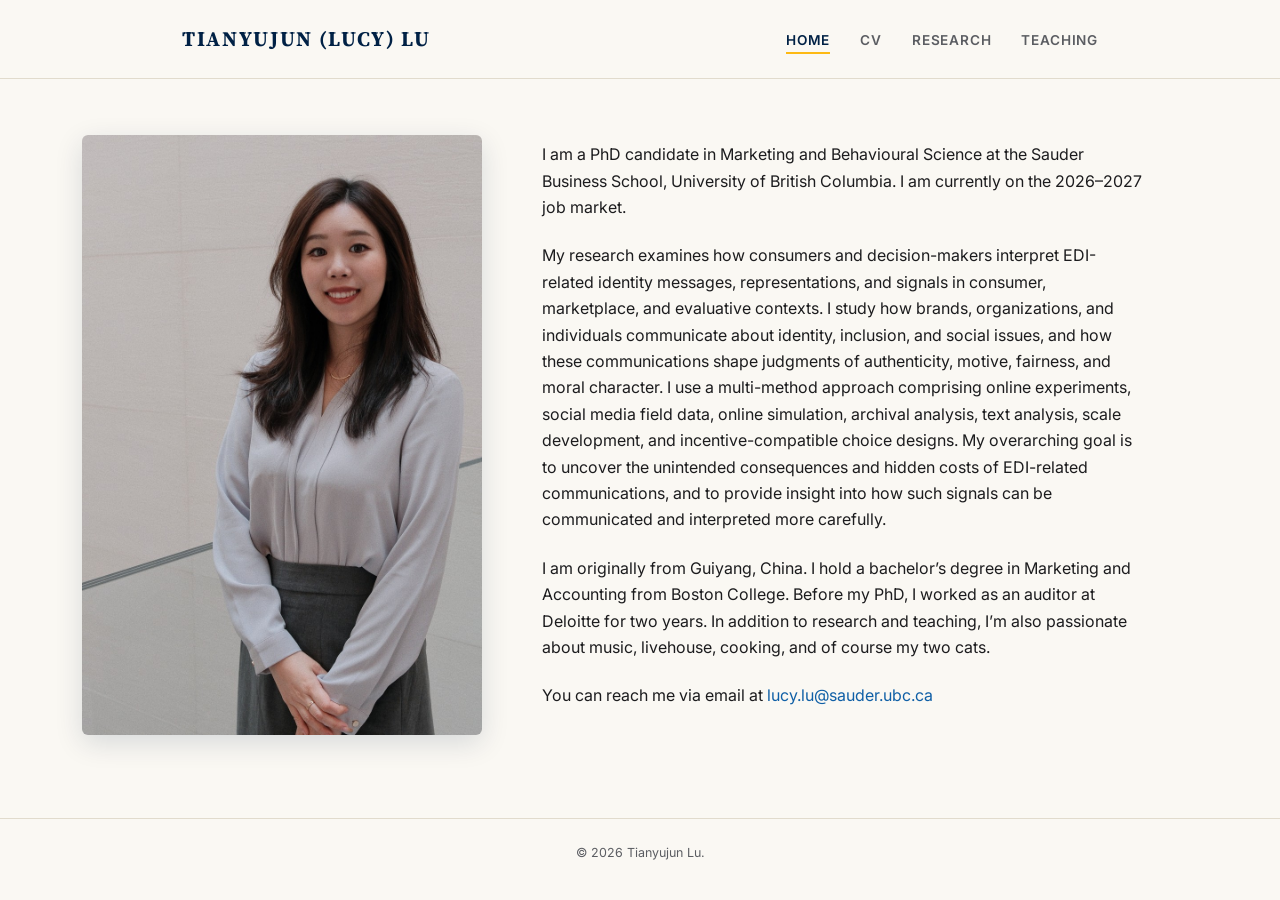
<file: index.html>
<!DOCTYPE html>
<html lang="en">
<head>
<meta charset="UTF-8">
<meta name="viewport" content="width=device-width, initial-scale=1.0">
<title>Tianyujun (Lucy) Lu — PhD Candidate, UBC Sauder School of Business</title>
<meta name="description" content="Tianyujun (Lucy) Lu, PhD Candidate in Marketing and Behavioural Science, University of British Columbia.">
<link rel="icon" type="image/png" sizes="32x32" href="favicon-32.png">
<link rel="icon" type="image/png" sizes="16x16" href="favicon-16.png">
<link rel="apple-touch-icon" href="apple-touch-icon.png">
<meta property="og:type" content="website">
<meta property="og:title" content="Tianyujun (Lucy) Lu — PhD Candidate, UBC Sauder School of Business">
<meta property="og:description" content="Tianyujun (Lucy) Lu, PhD Candidate in Marketing and Behavioural Science, University of British Columbia.">
<meta property="og:url" content="https://tianyujunlu.com/">
<meta property="og:image" content="https://tianyujunlu.com/headshot_editorial.jpg">
<meta name="twitter:card" content="summary_large_image">
<link rel="preconnect" href="https://fonts.googleapis.com">
<link rel="preconnect" href="https://fonts.gstatic.com" crossorigin>
<link href="https://fonts.googleapis.com/css2?family=Source+Serif+4:opsz,wght@8..60,400;8..60,500;8..60,600;8..60,700&family=Inter:wght@400;500;600;700&display=swap" rel="stylesheet">
<link rel="stylesheet" href="style.css">
<style>
  main.home{
    flex:1;
    display:flex;
    align-items:flex-start;
    max-width:1180px;
    margin:0 auto;
    padding:56px 32px 80px;
    width:100%;
    gap:60px;
  }
  .home-photo{
    flex:0 0 400px;
    width:400px;
  }
  .home-photo img{
    width:100%;
    height:auto;
    display:block;
    border-radius:6px;
    box-shadow:0 8px 28px rgba(0,33,69,0.14);
  }
  .home-text{ flex:1 1 480px; min-width:0; padding-top:6px; }
  .home-text p{
    font-size:1rem;
    margin:0 0 22px;
    color:var(--ink);
    max-width:60ch;
  }

  @media (max-width:860px){
    main.home{
      flex-direction:column;
      align-items:flex-start;
      padding:40px 24px 64px;
      gap:32px;
    }
    .home-photo{ width:100%; max-width:340px; flex-basis:auto; }
  }
</style>
</head>
<body>

<nav class="nav">
  <div class="nav-inner">
    <span class="nav-name">Tianyujun (Lucy) Lu</span>
    <ul class="nav-links">
      <li><a href="index.html" class="active">Home</a></li>
      <li><a href="cv.html">CV</a></li>
      <li><a href="research.html">Research</a></li>
      <li><a href="teaching.html">Teaching</a></li>
    </ul>
  </div>
</nav>

<main class="home">
  <div class="home-photo">
    <img src="headshot_editorial.jpg" alt="Portrait of Tianyujun (Lucy) Lu">
  </div>
  <div class="home-text">
    <p>I am a PhD candidate in Marketing and Behavioural Science at the Sauder Business School, University of British Columbia. I am currently on the 2026&ndash;2027 job market.</p>

    <p>My research examines how consumers and decision-makers interpret EDI-related identity messages, representations, and signals in consumer, marketplace, and evaluative contexts. I study how brands, organizations, and individuals communicate about identity, inclusion, and social issues, and how these communications shape judgments of authenticity, motive, fairness, and moral character. I use a multi-method approach comprising online experiments, social media field data, online simulation, archival analysis, text analysis, scale development, and incentive-compatible choice designs. My overarching goal is to uncover the unintended consequences and hidden costs of EDI-related communications, and to provide insight into how such signals can be communicated and interpreted more carefully.</p>

    <p>I am originally from Guiyang, China. I hold a bachelor&rsquo;s degree in Marketing and Accounting from Boston College. Before my PhD, I worked as an auditor at Deloitte for two years. In addition to research and teaching, I&rsquo;m also passionate about music, livehouse, cooking, and of course my two cats.</p>

    <p class="contact-line">You can reach me via email at <a href="mailto:lucy.lu@sauder.ubc.ca">lucy.lu@sauder.ubc.ca</a></p>
  </div>
</main>

<footer>&copy; 2026 Tianyujun Lu.</footer>

</body>
</html>
</file>
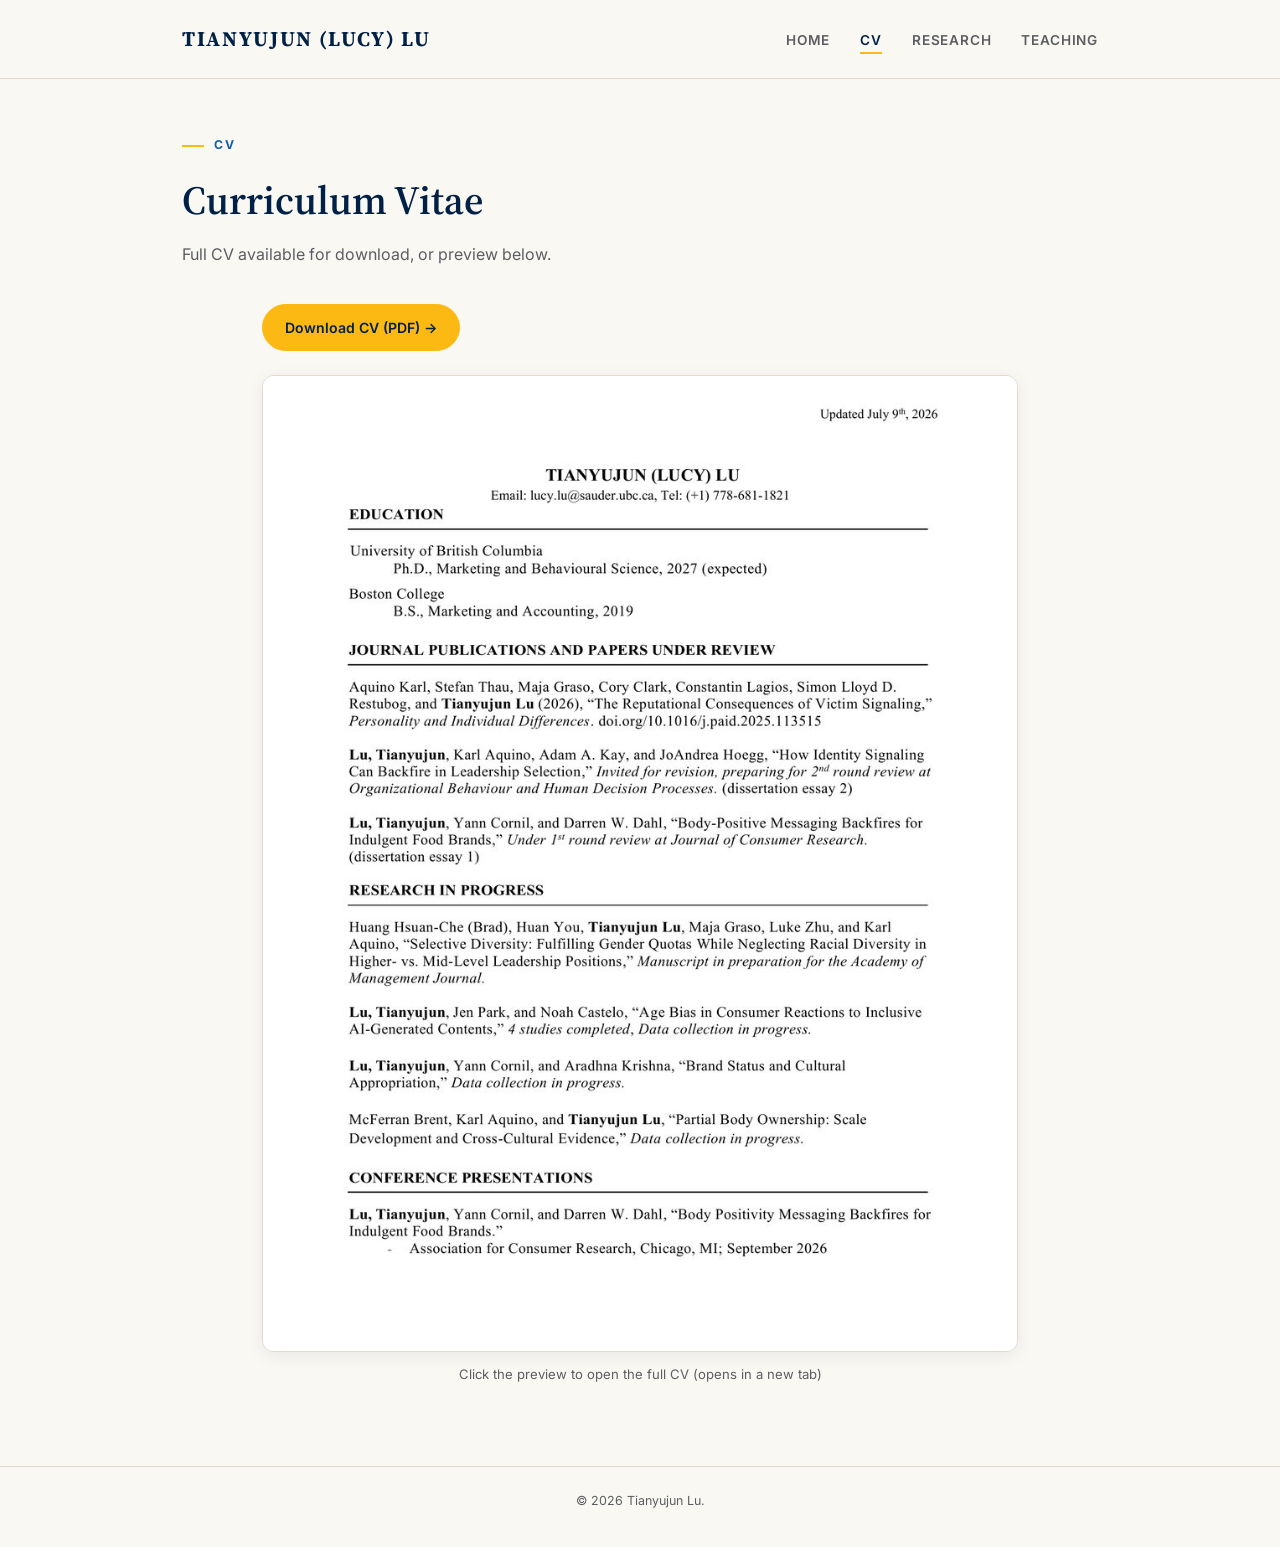
<file: cv.html>
<!DOCTYPE html>
<html lang="en">
<head>
<meta charset="UTF-8">
<meta name="viewport" content="width=device-width, initial-scale=1.0">
<title>CV — Tianyujun (Lucy) Lu</title>
<meta name="description" content="Curriculum vitae of Tianyujun (Lucy) Lu, PhD Candidate in Marketing and Behavioural Science, University of British Columbia.">
<link rel="icon" type="image/png" sizes="32x32" href="favicon-32.png">
<link rel="icon" type="image/png" sizes="16x16" href="favicon-16.png">
<link rel="apple-touch-icon" href="apple-touch-icon.png">
<meta property="og:type" content="website">
<meta property="og:title" content="CV — Tianyujun (Lucy) Lu">
<meta property="og:description" content="Curriculum vitae of Tianyujun (Lucy) Lu, PhD Candidate in Marketing and Behavioural Science, University of British Columbia.">
<meta property="og:url" content="https://tianyujunlu.com/cv.html">
<meta property="og:image" content="https://tianyujunlu.com/headshot_editorial.jpg">
<meta name="twitter:card" content="summary_large_image">
<link rel="preconnect" href="https://fonts.googleapis.com">
<link rel="preconnect" href="https://fonts.gstatic.com" crossorigin>
<link href="https://fonts.googleapis.com/css2?family=Source+Serif+4:opsz,wght@8..60,400;8..60,500;8..60,600;8..60,700&family=Inter:wght@400;500;600;700&display=swap" rel="stylesheet">
<link rel="stylesheet" href="style.css">
<style>
  .cv-wrap{
    max-width:820px;
    margin:0 auto;
    padding:0 32px 80px;
  }
  .cv-download{
    display:inline-flex;
    align-items:center;
    gap:8px;
    margin-bottom:24px;
  }
  .cv-preview-link{
  display:block;
  cursor:default;
  border:1px solid var(--rule);
  border-radius:12px;
  overflow:hidden;
  background:#fff;
  box-shadow:0 4px 16px rgba(0,33,69,0.08);
  transition:box-shadow .2s ease, transform .2s ease;
}
  .cv-preview-link:hover{
    box-shadow:0 8px 24px rgba(0,33,69,0.14);
    transform:translateY(-2px);
  }
  .cv-preview-link img{
    display:block;
    width:100%;
    height:auto;
  }
  .cv-preview-hint{
    font-size:0.82rem;
    color:var(--ink-soft);
    margin:12px 0 0;
    text-align:center;
  }
</style>
</head>
<body>

<nav class="nav">
  <div class="nav-inner">
    <span class="nav-name">Tianyujun (Lucy) Lu</span>
    <ul class="nav-links">
      <li><a href="index.html">Home</a></li>
      <li><a href="cv.html" class="active">CV</a></li>
      <li><a href="research.html">Research</a></li>
      <li><a href="teaching.html">Teaching</a></li>
    </ul>
  </div>
</nav>

<main>
  <div class="page-head">
    <p class="eyebrow">CV</p>
    <h1>Curriculum Vitae</h1>
    <p class="sub">Full CV available for download, or preview below.</p>
  </div>

  <div class="cv-wrap" style="margin-top:36px;">
    <a class="btn gold cv-download" href="CV_Tianyujun_Lu.pdf" download>Download CV (PDF) &rarr;</a>
    <a class="cv-preview-link" href="CV_Tianyujun_Lu.pdf" target="_blank" rel="noopener">
      <img src="cv-preview.jpg" alt="Preview of Tianyujun Lu's CV, page 1">
    </a>
    <p class="cv-preview-hint">Click the preview to open the full CV (opens in a new tab)</p>
  </div>
</main>

<footer>&copy; 2026 Tianyujun Lu.</footer>

</body>
</html>
</file>
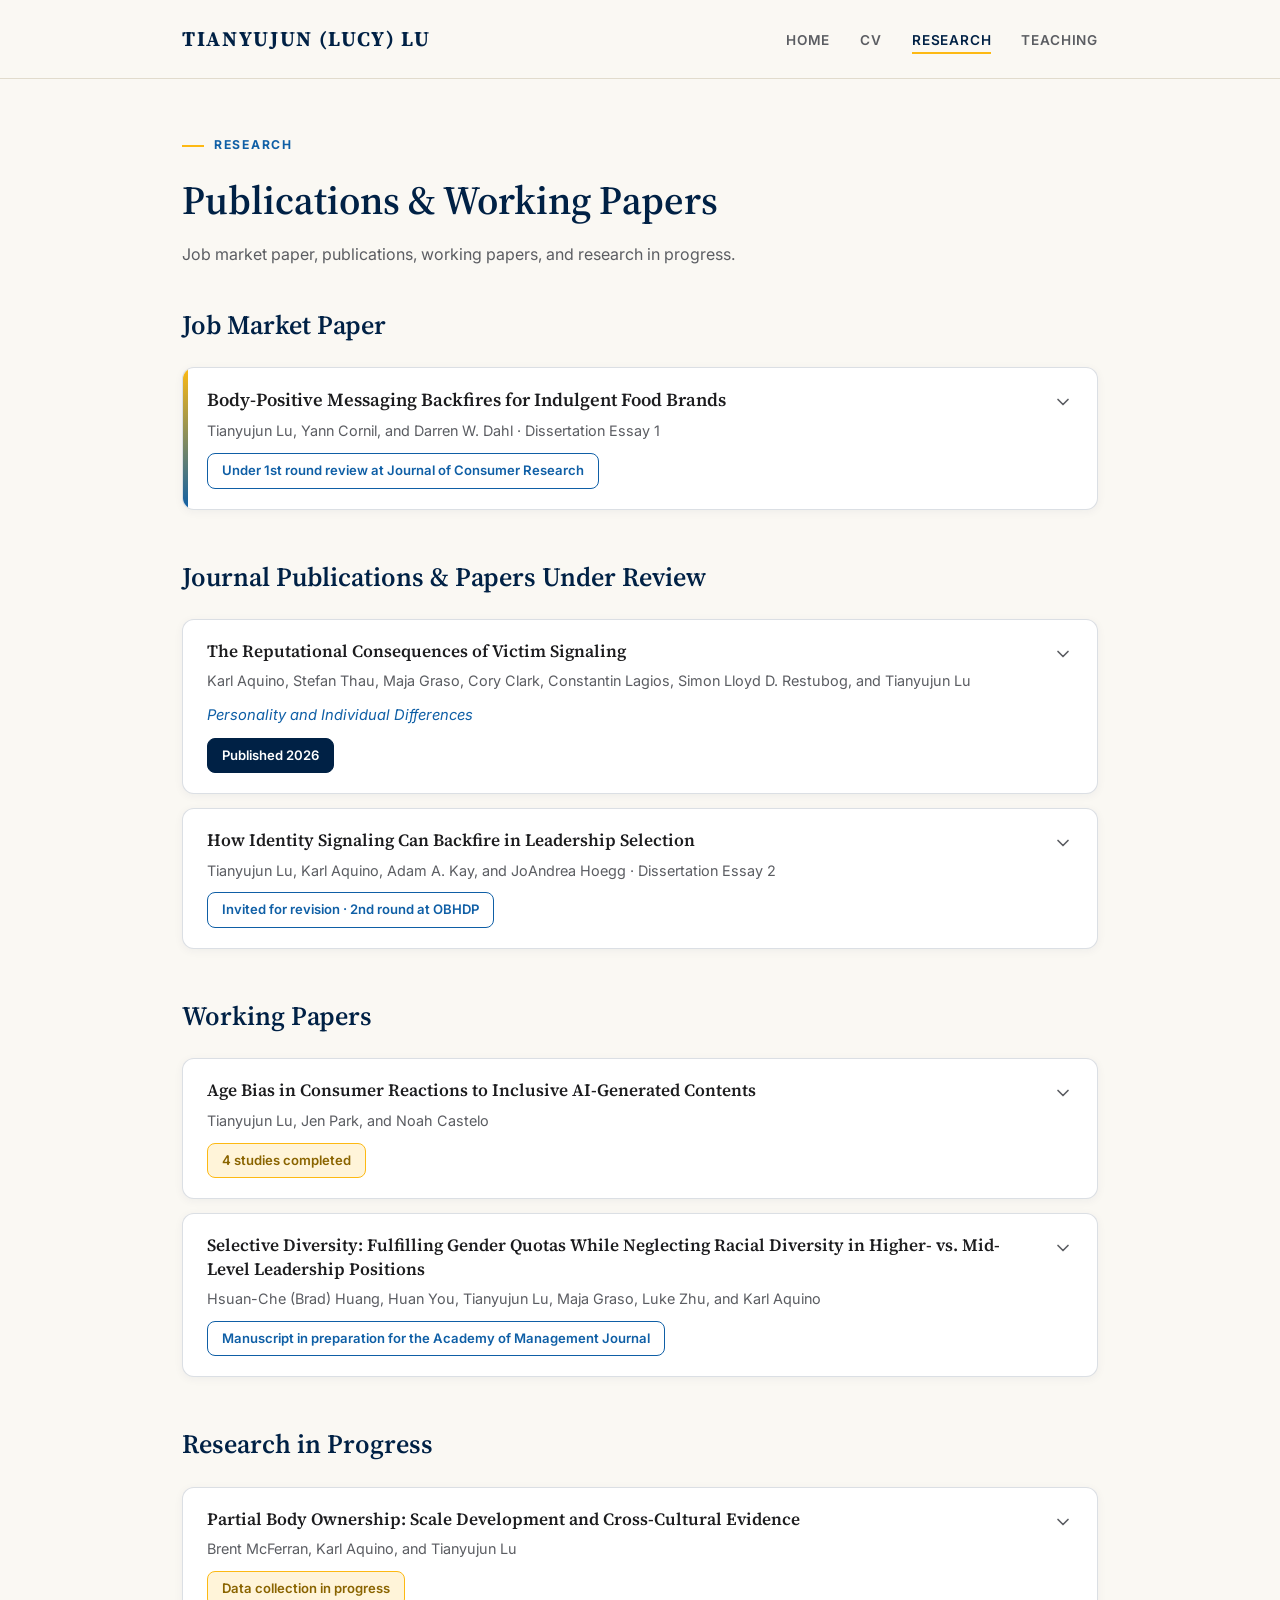
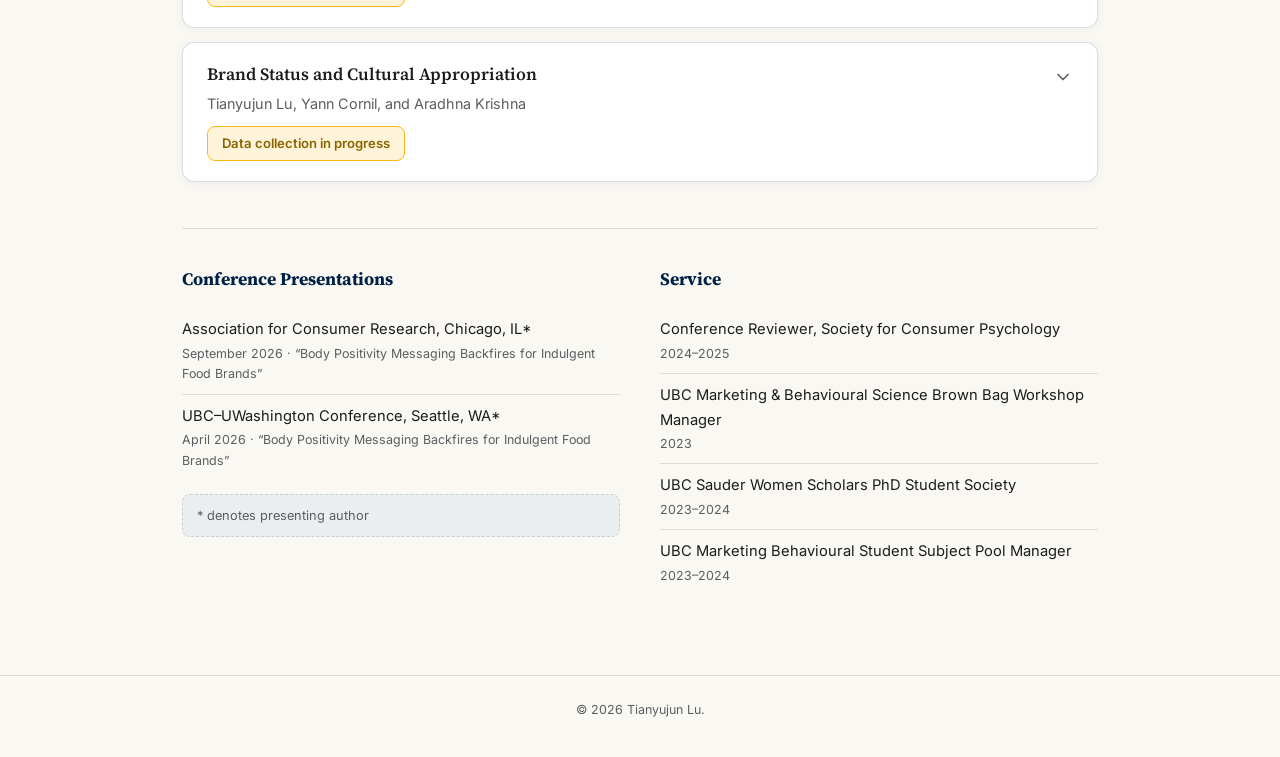
<file: research.html>
<!DOCTYPE html>
<html lang="en">
<head>
<meta charset="UTF-8">
<meta name="viewport" content="width=device-width, initial-scale=1.0">
<title>Research — Tianyujun (Lucy) Lu</title>
<meta name="description" content="Publications, working papers, and research in progress by Tianyujun (Lucy) Lu, PhD Candidate at UBC Sauder School of Business.">
<link rel="icon" type="image/png" sizes="32x32" href="favicon-32.png">
<link rel="icon" type="image/png" sizes="16x16" href="favicon-16.png">
<link rel="apple-touch-icon" href="apple-touch-icon.png">
<meta property="og:type" content="website">
<meta property="og:title" content="Research — Tianyujun (Lucy) Lu">
<meta property="og:description" content="Publications, working papers, and research in progress by Tianyujun (Lucy) Lu, PhD Candidate at UBC Sauder School of Business.">
<meta property="og:url" content="https://tianyujunlu.com/research.html">
<meta property="og:image" content="https://tianyujunlu.com/headshot_editorial.jpg">
<meta name="twitter:card" content="summary_large_image">
<link rel="preconnect" href="https://fonts.googleapis.com">
<link rel="preconnect" href="https://fonts.gstatic.com" crossorigin>
<link href="https://fonts.googleapis.com/css2?family=Source+Serif+4:opsz,wght@8..60,400;8..60,500;8..60,600;8..60,700&family=Inter:wght@400;500;600;700&display=swap" rel="stylesheet">
<link rel="stylesheet" href="style.css">
<style>
  .rgroup{ margin-bottom:46px; }
  .rgroup > h2{
    font-family:var(--serif);
    font-size:1.65rem;
    color:var(--ubc-blue);
    margin:0 0 20px;
    font-weight:600;
  }
  details.card{
    background:#fff;
    border:1px solid rgba(0,33,69,0.14);
    border-radius:12px;
    padding:20px 24px;
    margin-bottom:14px;
    box-shadow:0 2px 10px rgba(0,33,69,0.05);
    transition:box-shadow .2s ease;
  }
  details.card:hover{ box-shadow:0 4px 16px rgba(0,33,69,0.09); }
  details.card[open]{ border-color:var(--ubc-blue-accent); }
  details.card summary{
  list-style:none;
  cursor:default;
  display:flex;
  align-items:flex-start;
  justify-content:space-between;
  gap:16px;
}
  details.card summary::-webkit-details-marker{ display:none; }
  .summary-main{ flex:1; min-width:0; }
  .summary-main h3{
    font-family:var(--serif);
    font-size:1.08rem;
    color:var(--ink);
    margin:0 0 6px;
    font-weight:600;
    line-height:1.35;
  }
  .summary-main .authors{
    font-size:0.9rem;
    color:var(--ink-soft);
    margin:0 0 10px;
  }
  .summary-main .venue{
    font-size:0.92rem;
    color:var(--ubc-blue-accent);
    font-style:italic;
    margin:0 0 10px;
  }
.badges{ display:flex; flex-wrap:wrap; gap:8px; }
.badge{
  display:inline-block;
  font-size:0.82rem;
  font-weight:600;
  padding:6px 14px;
  border-radius:8px;
  border:1px solid var(--ubc-blue-accent);
  color:var(--ubc-blue-accent);
  background:#fff;
}
.badge.gold{
  border-color:var(--ubc-gold);
  background:rgba(253,185,19,0.16);
  color:#8a6400;
}
.badge.solid{
  background:var(--ubc-blue);
  border-color:var(--ubc-blue);
  color:#fff;
}
  .side{ display:flex; align-items:center; gap:10px; flex:0 0 auto; }
  .yr-badge{
    background:var(--ubc-blue);
    color:#fff;
    font-size:0.85rem;
    font-weight:700;
    padding:6px 12px;
    border-radius:8px;
  }
  .pdf-btn{
    display:inline-flex; align-items:center; gap:6px;
    border:1px solid rgba(0,33,69,0.2);
    border-radius:8px;
    padding:6px 12px;
    font-size:0.85rem;
    font-weight:600;
    color:var(--ubc-blue);
  }
  .pdf-btn:hover{ background:var(--ubc-blue); color:#fff; text-decoration:none; }
  .chevron{
    flex:0 0 auto;
    color:var(--ink-soft);
    transition:transform .2s ease;
    margin-top:4px;
  }
  details.card[open] .chevron{ transform:rotate(180deg); }
  .card-body{
    margin-top:16px;
    padding-top:16px;
    border-top:1px solid var(--rule);
    font-size:0.94rem;
    color:var(--ink);
  }
  .card-body .status-line{
    font-size:0.88rem;
    color:var(--ubc-blue-accent);
    font-weight:600;
    margin:0 0 12px;
  }
  .jmp-card{
    border:1px solid rgba(0,33,69,0.14);
    border-radius:14px;
    padding:26px 28px;
    background:#fff;
    position:relative;
    overflow:hidden;
    box-shadow:0 4px 16px rgba(0,33,69,0.07);
  }
  .jmp-card::before{
    content:"";
    position:absolute; top:0; left:0; bottom:0; width:5px;
    background:linear-gradient(180deg, var(--ubc-gold), var(--ubc-blue-accent));
  }
</style>
</head>
<body>

<nav class="nav">
  <div class="nav-inner">
    <span class="nav-name">Tianyujun (Lucy) Lu</span>
    <ul class="nav-links">
      <li><a href="index.html">Home</a></li>
      <li><a href="cv.html">CV</a></li>
      <li><a href="research.html" class="active">Research</a></li>
      <li><a href="teaching.html">Teaching</a></li>
    </ul>
  </div>
</nav>

<main>
  <div class="page-head">
    <p class="eyebrow">Research</p>
    <h1>Publications &amp; Working Papers</h1>
    <p class="sub">Job market paper, publications, working papers, and research in progress.</p>
  </div>

  <div class="content">

    <!-- JOB MARKET PAPER -->
    <div class="rgroup">
      <h2>Job Market Paper</h2>
      <details class="card jmp-card">
        <summary>
          <div class="summary-main">
            <h3 style="font-size:1.15rem;">Body-Positive Messaging Backfires for Indulgent Food Brands</h3>
            <p class="authors">Tianyujun Lu, Yann Cornil, and Darren W. Dahl &middot; Dissertation Essay 1</p>
            <div class="badges">
              <span class="badge">Under 1st round review at Journal of Consumer Research</span>
            </div>
          </div>
          <svg class="chevron" width="20" height="20" viewBox="0 0 24 24" fill="none"><path d="M6 9l6 6 6-6" stroke="currentColor" stroke-width="2" stroke-linecap="round" stroke-linejoin="round"/></svg>
        </summary>
        <div class="card-body">
          <p style="margin:0 0 18px;">
            Body-positive messaging is increasingly adopted by brands, often aiming to signal inclusivity, warmth,
            and social awareness. This research identifies an important boundary condition: such messaging can
            backfire when adopted by indulgent food brands. Across four experiments, an online simulation, and an
            archival field study, consumers respond less favorably when indulgent food brands, compared with healthy
            food or non-food brands, engage in weight-related body-positive messaging. This backlash emerges in
            brand attitudes, incentive-compatible product choice, and social media responses. The effect is specific
            to weight-related forms of body positivity and does not generalize to non-weight-related forms, such as
            skin- or disability-related body-positive messaging. The backlash is driven by two related inferences by
            consumers: the perceived insincerity of the brand, as well as its perceived Machiavellianism &mdash; a belief
            that the brand is strategically exploiting a social movement while deflecting responsibility for
            weight-related concerns associated with its products.
          </p>
        </div>
      </details>
    </div>

    <!-- JOURNAL PUBLICATIONS AND PAPERS UNDER REVIEW -->
    <div class="rgroup">
      <h2>Journal Publications &amp; Papers Under Review</h2>

      <details class="card">
        <summary>
          <div class="summary-main">
            <h3>The Reputational Consequences of Victim Signaling</h3>
            <p class="authors">Karl Aquino, Stefan Thau, Maja Graso, Cory Clark, Constantin Lagios, Simon Lloyd D. Restubog, and Tianyujun Lu</p>
            <p class="venue">Personality and Individual Differences</p>
            <div class="badges"><span class="badge solid">Published 2026</span></div>
          </div>
          <svg class="chevron" width="20" height="20" viewBox="0 0 24 24" fill="none"><path d="M6 9l6 6 6-6" stroke="currentColor" stroke-width="2" stroke-linecap="round" stroke-linejoin="round"/></svg>
        </summary>
        <div class="card-body">
          <a href="https://doi.org/10.1016/j.paid.2025.113515">doi.org/10.1016/j.paid.2025.113515</a>
        </div>
      </details>

      <details class="card">
        <summary>
          <div class="summary-main">
            <h3>How Identity Signaling Can Backfire in Leadership Selection</h3>
            <p class="authors">Tianyujun Lu, Karl Aquino, Adam A. Kay, and JoAndrea Hoegg &middot; Dissertation Essay 2</p>
            <div class="badges"><span class="badge">Invited for revision &middot; 2nd round at OBHDP</span></div>
          </div>
          <svg class="chevron" width="20" height="20" viewBox="0 0 24 24" fill="none"><path d="M6 9l6 6 6-6" stroke="currentColor" stroke-width="2" stroke-linecap="round" stroke-linejoin="round"/></svg>
        </summary>
        <div class="card-body">
          <p style="margin:0 0 6px;">Organizational Behavior and Human Decision Processes</p>
          <p style="margin:0;">
            Explicitly signaling one&rsquo;s identity with a historically disadvantaged group has become
            increasingly common practice by leaders who champion diversity, equity, and inclusion (DEI). Yet
            little is known about whether or how identity signaling shapes leadership selection decisions.
            Across a pilot study and six experiments, we examine how identity signaling in racialized and
            gendered contexts affects aspiring leaders&rsquo; chances of success. We find that candidates who
            explicitly signal an otherwise visible identity are less likely to be selected for leadership
            positions than demographically similar candidates who do not signal their identity. This effect
            emerges across leadership selection settings and operationalizations of identity signaling, while
            remaining robust across evaluators with differing political ideologies. Revealing the mechanism at
            play, we show that this penalty arises because identity signaling alters expectations about how
            candidates are likely to perform in leadership roles. Specifically, candidates who signal their
            identity are expected to be less fair and impartial in how they would exercise discretion and
            enact procedural justice.
          </p>
        </div>
      </details>
    </div>

    <!-- WORKING PAPERS -->
    <div class="rgroup">
      <h2>Working Papers</h2>

      <details class="card">
        <summary>
          <div class="summary-main">
            <h3>Age Bias in Consumer Reactions to Inclusive AI-Generated Contents</h3>
            <p class="authors">Tianyujun Lu, Jen Park, and Noah Castelo</p>
            <div class="badges"><span class="badge gold">4 studies completed</span></div>
          </div>
          <svg class="chevron" width="20" height="20" viewBox="0 0 24 24" fill="none"><path d="M6 9l6 6 6-6" stroke="currentColor" stroke-width="2" stroke-linecap="round" stroke-linejoin="round"/></svg>
        </summary>
        <div class="card-body">
          Data collection in progress.
        </div>
      </details>

      <details class="card">
        <summary>
          <div class="summary-main">
            <h3>Selective Diversity: Fulfilling Gender Quotas While Neglecting Racial Diversity in Higher- vs. Mid-Level Leadership Positions</h3>
            <p class="authors">Hsuan-Che (Brad) Huang, Huan You, Tianyujun Lu, Maja Graso, Luke Zhu, and Karl Aquino</p>
            <div class="badges"><span class="badge">Manuscript in preparation for the Academy of Management Journal</span></div>
          </div>
          <svg class="chevron" width="20" height="20" viewBox="0 0 24 24" fill="none"><path d="M6 9l6 6 6-6" stroke="currentColor" stroke-width="2" stroke-linecap="round" stroke-linejoin="round"/></svg>
        </summary>
        <div class="card-body">
          Academy of Management Journal
        </div>
      </details>
    </div>

    <!-- RESEARCH IN PROGRESS -->
    <div class="rgroup">
      <h2>Research in Progress</h2>

      <details class="card">
        <summary>
          <div class="summary-main">
            <h3>Partial Body Ownership: Scale Development and Cross-Cultural Evidence</h3>
            <p class="authors">Brent McFerran, Karl Aquino, and Tianyujun Lu</p>
            <div class="badges"><span class="badge gold">Data collection in progress</span></div>
          </div>
          <svg class="chevron" width="20" height="20" viewBox="0 0 24 24" fill="none"><path d="M6 9l6 6 6-6" stroke="currentColor" stroke-width="2" stroke-linecap="round" stroke-linejoin="round"/></svg>
        </summary>
        <div class="card-body">&nbsp;</div>
      </details>

      <details class="card">
        <summary>
          <div class="summary-main">
            <h3>Brand Status and Cultural Appropriation</h3>
            <p class="authors">Tianyujun Lu, Yann Cornil, and Aradhna Krishna</p>
            <div class="badges"><span class="badge gold">Data collection in progress</span></div>
          </div>
          <svg class="chevron" width="20" height="20" viewBox="0 0 24 24" fill="none"><path d="M6 9l6 6 6-6" stroke="currentColor" stroke-width="2" stroke-linecap="round" stroke-linejoin="round"/></svg>
        </summary>
        <div class="card-body">&nbsp;</div>
      </details>
    </div>

    <hr class="rule">

    <div class="two-col">
      <div>
        <h2 class="sec">Conference Presentations</h2>
        <ul class="plain">
          <li>Association for Consumer Research, Chicago, IL*
            <span class="yr">September 2026 &middot; &ldquo;Body Positivity Messaging Backfires for Indulgent Food Brands&rdquo;</span>
          </li>
          <li>UBC&ndash;UWashington Conference, Seattle, WA*
            <span class="yr">April 2026 &middot; &ldquo;Body Positivity Messaging Backfires for Indulgent Food Brands&rdquo;</span>
          </li>
        </ul>
        <p class="note">* denotes presenting author</p>
      </div>
      <div>
        <h2 class="sec">Service</h2>
        <ul class="plain">
          <li>Conference Reviewer, Society for Consumer Psychology <span class="yr">2024&ndash;2025</span></li>
          <li>UBC Marketing &amp; Behavioural Science Brown Bag Workshop Manager <span class="yr">2023</span></li>
          <li>UBC Sauder Women Scholars PhD Student Society <span class="yr">2023&ndash;2024</span></li>
          <li>UBC Marketing Behavioural Student Subject Pool Manager <span class="yr">2023&ndash;2024</span></li>
        </ul>
      </div>
    </div>

  </div>
</main>

<footer>&copy; 2026 Tianyujun Lu.</footer>

</body>
</html>
</file>
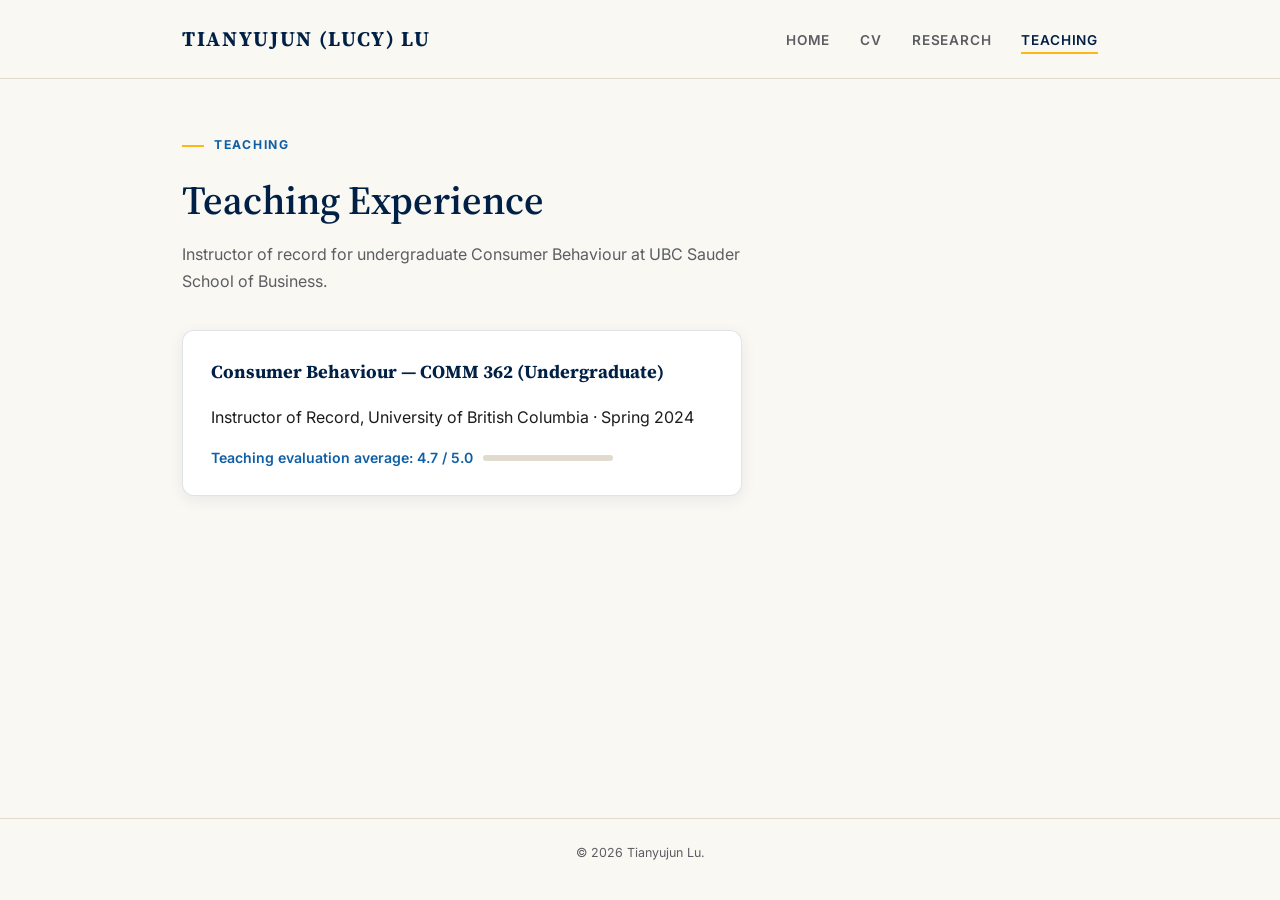
<file: teaching.html>
<!DOCTYPE html>
<html lang="en">
<head>
<meta charset="UTF-8">
<meta name="viewport" content="width=device-width, initial-scale=1.0">
<title>Teaching — Tianyujun (Lucy) Lu</title>
<meta name="description" content="Teaching experience of Tianyujun (Lucy) Lu, PhD Candidate at UBC Sauder School of Business.">
<link rel="icon" type="image/png" sizes="32x32" href="favicon-32.png">
<link rel="icon" type="image/png" sizes="16x16" href="favicon-16.png">
<link rel="apple-touch-icon" href="apple-touch-icon.png">
<meta property="og:type" content="website">
<meta property="og:title" content="Teaching — Tianyujun (Lucy) Lu">
<meta property="og:description" content="Teaching experience of Tianyujun (Lucy) Lu, PhD Candidate at UBC Sauder School of Business.">
<meta property="og:url" content="https://tianyujunlu.com/teaching.html">
<meta property="og:image" content="https://tianyujunlu.com/headshot_editorial.jpg">
<meta name="twitter:card" content="summary_large_image">
<link rel="preconnect" href="https://fonts.googleapis.com">
<link rel="preconnect" href="https://fonts.gstatic.com" crossorigin>
<link href="https://fonts.googleapis.com/css2?family=Source+Serif+4:opsz,wght@8..60,400;8..60,500;8..60,600;8..60,700&family=Inter:wght@400;500;600;700&display=swap" rel="stylesheet">
<link rel="stylesheet" href="style.css">
</head>
<body>

<nav class="nav">
  <div class="nav-inner">
    <span class="nav-name">Tianyujun (Lucy) Lu</span>
    <ul class="nav-links">
      <li><a href="index.html">Home</a></li>
      <li><a href="cv.html">CV</a></li>
      <li><a href="research.html">Research</a></li>
      <li><a href="teaching.html" class="active">Teaching</a></li>
    </ul>
  </div>
</nav>

<main>
  <div class="page-head">
    <p class="eyebrow">Teaching</p>
    <h1>Teaching Experience</h1>
    <p class="sub">Instructor of record for undergraduate Consumer Behaviour at UBC Sauder School of Business.</p>
  </div>

  <div class="content">
    <div class="teach-card">
      <h3>Consumer Behaviour &mdash; COMM 362 (Undergraduate)</h3>
      <p>Instructor of Record, University of British Columbia &middot; Spring 2024</p>
      <div class="eval">
        Teaching evaluation average: 4.7 / 5.0
        <span class="bar"><span class="fill"></span></span>
      </div>
    </div>
  </div>
</main>

<footer>&copy; 2026 Tianyujun Lu.</footer>

</body>
</html>
</file>
<file: style.css>
:root{
  --ubc-blue: #002145;
  --ubc-blue-accent: #0F5FA6;
  --ubc-gold: #FDB913;
  --paper: #FAF8F3;
  --ink: #1C1C1E;
  --ink-soft: #5B5D62;
  --rule: #E1DBCD;
  --serif: "Source Serif 4", Georgia, serif;
  --sans: "Inter", -apple-system, BlinkMacSystemFont, "Segoe UI", sans-serif;
  --maxw: 980px;
}

*{box-sizing:border-box;}
html{-webkit-text-size-adjust:100%;}
body{
  margin:0;
  background:var(--paper);
  color:var(--ink);
  font-family:var(--sans);
  line-height:1.65;
  -webkit-font-smoothing:antialiased;
  min-height:100vh;
  display:flex;
  flex-direction:column;
}
a{color:var(--ubc-blue-accent); text-decoration:none;}
a:hover{color:var(--ubc-blue); text-decoration:underline;}
::selection{background:rgba(253,185,19,0.35);}

:focus-visible{
  outline:2px solid var(--ubc-gold);
  outline-offset:2px;
  border-radius:2px;
}

/* ---------- NAV ---------- */
.nav{
  border-bottom:1px solid var(--rule);
  background:var(--paper);
}
.nav-inner{
  max-width:var(--maxw);
  margin:0 auto;
  padding:22px 32px;
  display:flex;
  align-items:center;
  justify-content:space-between;
  flex-wrap:wrap;
  gap:14px;
}
.nav-name{
  font-family:var(--serif);
  font-weight:700;
  font-size:1.3rem;
  letter-spacing:0.08em;
  text-transform:uppercase;
  color:var(--ubc-blue);
}
.nav-links{
  display:flex;
  gap:30px;
  list-style:none;
  margin:0; padding:0;
}
.nav-links a{
  color:var(--ink-soft);
  font-size:0.85rem;
  font-weight:600;
  letter-spacing:0.06em;
  text-transform:uppercase;
  padding-bottom:4px;
  border-bottom:2px solid transparent;
}
.nav-links a:hover{
  color:var(--ubc-blue);
  border-bottom-color:var(--ubc-gold);
  text-decoration:none;
}
.nav-links a.active{
  color:var(--ubc-blue);
  border-bottom-color:var(--ubc-gold);
}

main{flex:1;}

/* ---------- PAGE HEADER (for CV / Research / Teaching) ---------- */
.page-head{
  max-width:var(--maxw);
  margin:0 auto;
  padding:56px 32px 0;
}
.eyebrow{
  text-transform:uppercase;
  letter-spacing:0.14em;
  font-size:0.76rem;
  font-weight:700;
  color:var(--ubc-blue-accent);
  margin:0 0 12px;
}
.eyebrow::before{
  content:"";
  display:inline-block;
  width:22px; height:2px;
  background:var(--ubc-gold);
  margin-right:10px;
  vertical-align:middle;
}
.page-head h1{
  font-family:var(--serif);
  font-size:clamp(1.8rem, 4vw, 2.5rem);
  color:var(--ubc-blue);
  margin:0 0 8px;
  font-weight:600;
}
.page-head .sub{
  color:var(--ink-soft);
  font-size:1rem;
  max-width:60ch;
  margin:0;
}

.content{
  max-width:var(--maxw);
  margin:0 auto;
  padding:36px 32px 80px;
}

hr.rule{border:none; border-top:1px solid var(--rule); margin:36px 0;}

/* ---------- BUTTONS ---------- */
.btn{
  display:inline-flex;
  align-items:center;
  gap:8px;
  padding:11px 22px;
  border-radius:999px;
  font-size:0.88rem;
  font-weight:600;
  border:1px solid rgba(0,33,69,0.15);
  color:var(--ubc-blue);
  background:#fff;
  transition:all .15s ease;
}
.btn:hover{
  background:var(--ubc-blue);
  color:#fff;
  text-decoration:none;
  transform:translateY(-1px);
}
.btn.gold{background:var(--ubc-gold); border-color:var(--ubc-gold); color:var(--ubc-blue);}
.btn.gold:hover{background:#e5a80f; color:var(--ubc-blue);}
.btn.solid{background:var(--ubc-blue); border-color:var(--ubc-blue); color:#fff;}
.btn.solid:hover{background:#0C2D57;}

/* ---------- JOB MARKET PAPER ---------- */
.jmp{
  background:#fff;
  border:1px solid rgba(0,33,69,0.12);
  border-radius:16px;
  padding:32px;
  position:relative;
  overflow:hidden;
  margin-bottom:8px;
}
.jmp::before{
  content:"";
  position:absolute; top:0; left:0; bottom:0; width:5px;
  background:linear-gradient(180deg, var(--ubc-gold), var(--ubc-blue-accent));
}
.jmp-tag{
  display:inline-block;
  font-size:0.72rem; font-weight:700; letter-spacing:0.08em; text-transform:uppercase;
  color:var(--ubc-blue);
  background:rgba(253,185,19,0.28);
  padding:4px 10px; border-radius:6px;
  margin-bottom:14px;
}
.jmp h3{
  font-family:var(--serif); font-size:1.35rem; color:var(--ubc-blue);
  margin:0 0 8px; line-height:1.3;
}
.jmp .authors{font-size:0.92rem; color:var(--ink-soft); margin:0 0 4px;}
.jmp .status{font-size:0.86rem; color:var(--ubc-blue-accent); font-weight:600; margin:0 0 16px;}
.jmp p.abstract{font-size:0.96rem; margin:0 0 18px;}

/* ---------- PUBLICATION LIST ---------- */
.pub{
  padding:18px 0;
  border-bottom:1px solid var(--rule);
  display:flex; gap:16px; align-items:flex-start;
}
.pub:last-child{border-bottom:none;}
.pub-idx{
  font-family:var(--serif); font-size:0.85rem; color:var(--rule);
  font-weight:700; flex:0 0 24px; padding-top:2px;
}
.pub-body p{margin:0 0 6px; font-size:0.94rem;}
.pub-title{font-weight:600; color:var(--ink);}
.status-tag{
  display:inline-block; font-size:0.71rem; font-weight:700; letter-spacing:0.03em;
  text-transform:uppercase; padding:3px 9px; border-radius:5px;
  background:rgba(15,95,166,0.09); color:var(--ubc-blue-accent);
}
.status-tag.published{background:rgba(15,95,166,0.14); color:var(--ubc-blue);}

/* ---------- TWO COLUMN ---------- */
.two-col{display:grid; grid-template-columns:1fr 1fr; gap:40px;}
.two-col h2.sec{
  font-family:var(--serif); font-size:1.1rem; color:var(--ubc-blue); margin:0 0 14px;
}
ul.plain{list-style:none; margin:0; padding:0;}
ul.plain li{font-size:0.92rem; padding:9px 0; border-bottom:1px solid var(--rule); color:var(--ink);}
ul.plain li:last-child{border-bottom:none;}
ul.plain li .yr{display:block; font-size:0.78rem; color:var(--ink-soft); margin-top:2px;}

/* ---------- TEACHING ---------- */
.teach-card{
  background:#fff; border:1px solid rgba(0,33,69,0.12); border-radius:12px;
  padding:26px 28px; max-width:560px;
  box-shadow:0 4px 16px rgba(0,33,69,0.07);
}
.teach-card h3{font-family:var(--serif); color:var(--ubc-blue); margin:0 0 6px; font-size:1.15rem;}
.eval{display:flex; align-items:center; gap:10px; margin-top:16px; font-size:0.88rem; color:var(--ubc-blue-accent); font-weight:600;}
.eval .bar{width:130px; height:6px; background:var(--rule); border-radius:4px; overflow:hidden;}
.eval .fill{height:100%; background:var(--ubc-gold); width:94%;}

/* ---------- CV PAGE ---------- */
.cv-embed{
  width:100%;
  aspect-ratio: 8.5 / 11;
  border:1px solid var(--rule);
  border-radius:12px;
  background:#fff;
  margin-top:24px;
}
.cv-list{margin:0; padding:0; list-style:none;}
.cv-list li{padding:10px 0; border-bottom:1px solid var(--rule); font-size:0.94rem;}
.cv-list li:last-child{border-bottom:none;}

footer{
  text-align:center;
  padding:24px 32px 36px;
  font-size:0.78rem;
  color:var(--ink-soft);
  border-top:1px solid var(--rule);
}

.note{
  font-size:0.8rem; color:var(--ink-soft);
  background:rgba(15,95,166,0.06);
  border:1px dashed rgba(0,33,69,0.15);
  border-radius:8px; padding:10px 14px; margin-top:14px;
}

@media (max-width:720px){
  .two-col{grid-template-columns:1fr;}
}

@media (max-width:640px){
  .nav-inner{
    padding:16px 20px;
  }
  .nav-name{
    font-size:1.05rem;
    letter-spacing:0.04em;
  }
  .nav-links{
    gap:16px;
  }
  .nav-links a{
    font-size:0.76rem;
  }
  .page-head{ padding:40px 20px 0; }
  .content{ padding:28px 20px 60px; }
  details.card, .jmp-card{ padding:18px 20px; }
}
</file>
